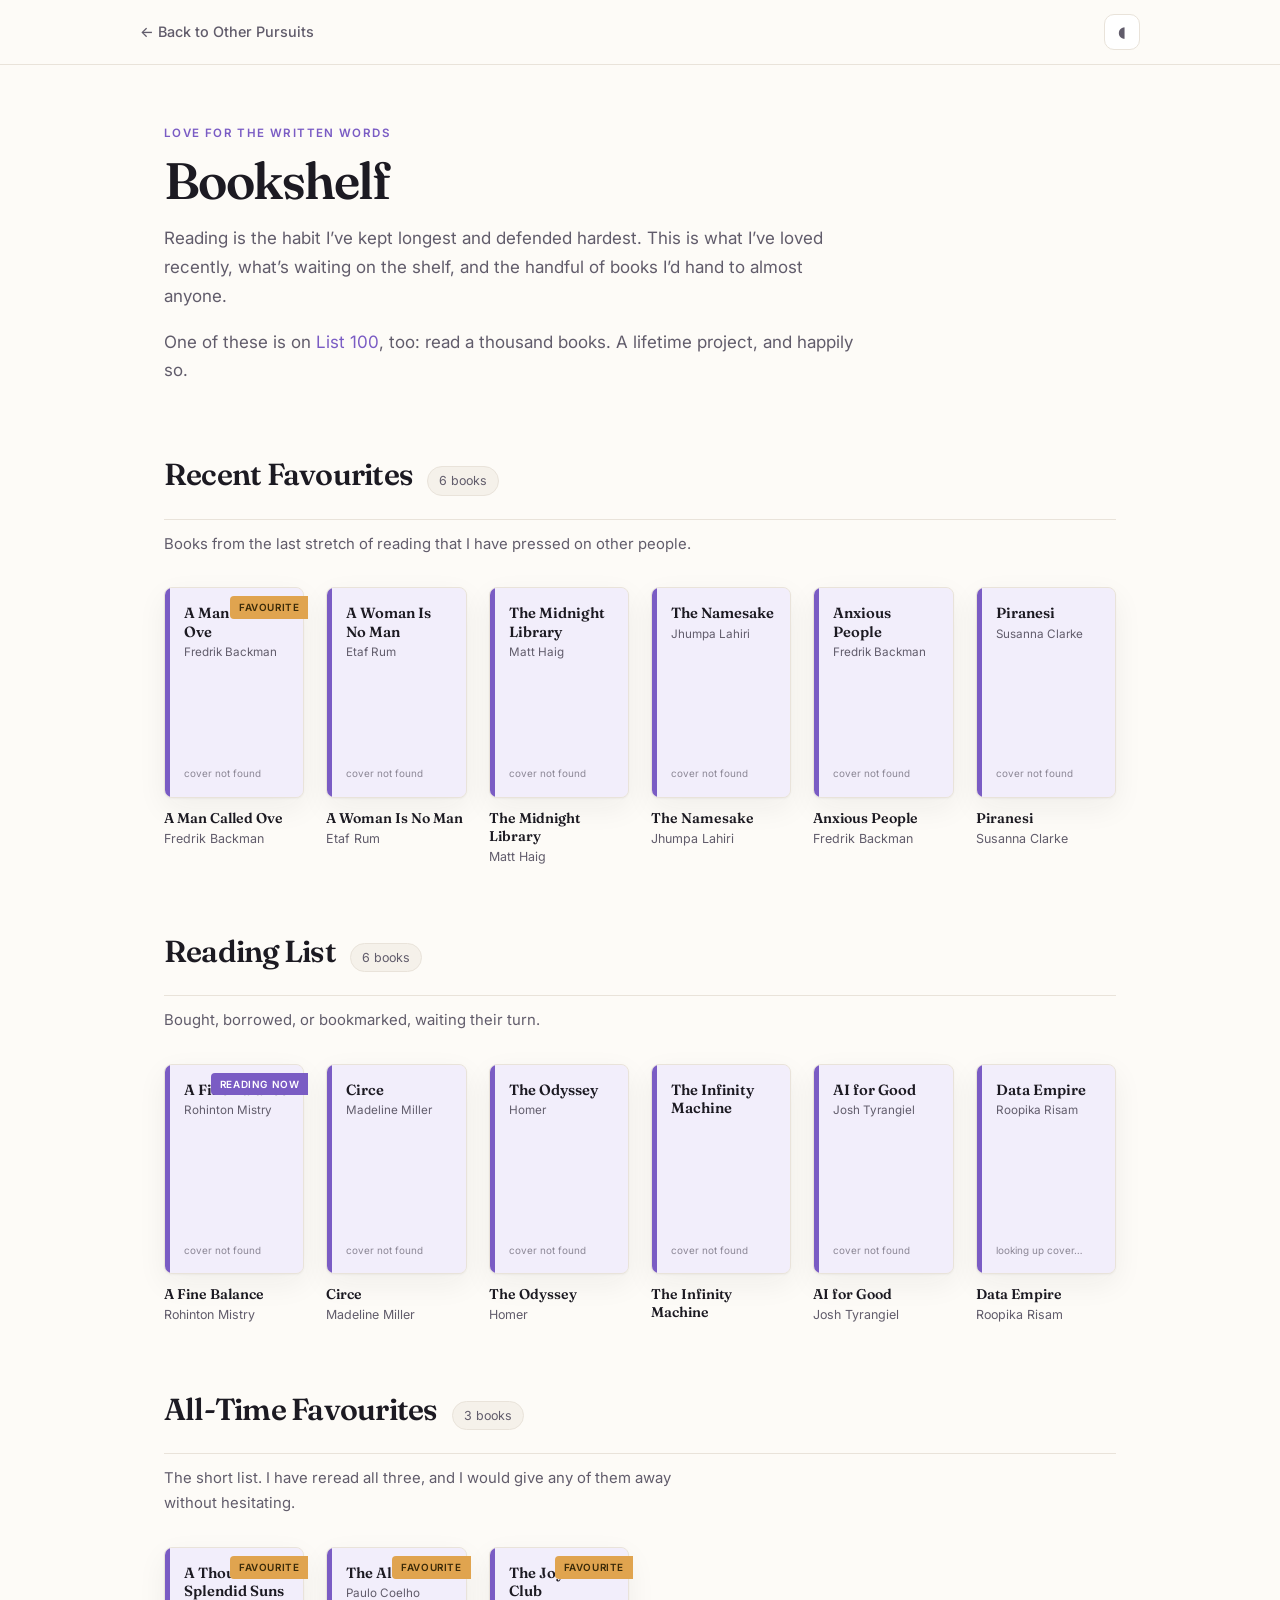
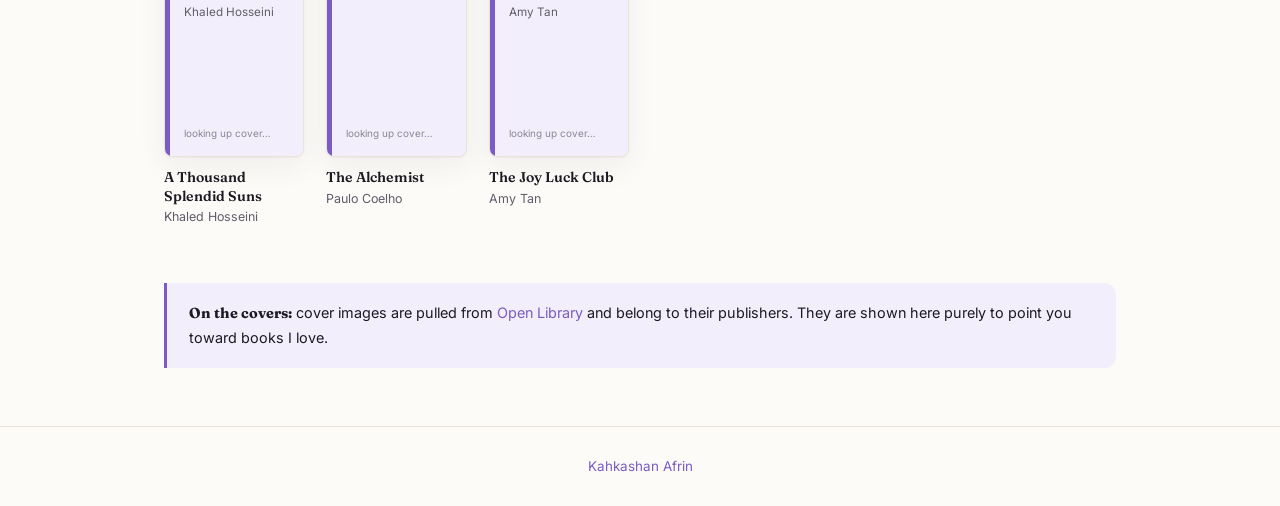
<file: books.html>
<!DOCTYPE html>
<html lang="en">
<head>
<meta charset="UTF-8">
<meta name="viewport" content="width=device-width, initial-scale=1">
<title>Bookshelf &mdash; Kahkashan Afrin</title>
<meta name="description" content="What I'm reading, what I've loved, and what's waiting on the shelf.">
<link rel="preconnect" href="https://fonts.googleapis.com">
<link rel="preconnect" href="https://fonts.gstatic.com" crossorigin>
<link rel="preconnect" href="https://covers.openlibrary.org" crossorigin>
<link href="https://fonts.googleapis.com/css2?family=Fraunces:ital,opsz,wght@0,9..144,400;0,9..144,600;1,9..144,400&family=Inter:wght@400;450;500;600&display=swap" rel="stylesheet">
<style>
:root{
  --bg:#fdfbf7; --surface:#ffffff; --text:#1c1a22; --muted:#615c6b;
  --line:#e9e3da; --accent:#7a5cc4; --accent-soft:#f2eefb; --accent-2:#e0a44f;
  --chip:#f5f1ea; --radius:16px;
  --shadow:0 1px 2px rgba(28,26,34,.04), 0 10px 30px rgba(28,26,34,.06);
  --shadow-lift:0 2px 5px rgba(28,26,34,.06), 0 16px 40px rgba(28,26,34,.13);
}
html[data-theme="dark"]{
  --bg:#151318; --surface:#1e1b23; --text:#efecf3; --muted:#a29cae;
  --line:#2e2936; --accent:#b39bef; --accent-soft:#241f30; --accent-2:#e0a44f;
  --chip:#262230;
  --shadow:0 1px 2px rgba(0,0,0,.3), 0 10px 30px rgba(0,0,0,.4);
  --shadow-lift:0 2px 5px rgba(0,0,0,.35), 0 18px 44px rgba(0,0,0,.55);
}
*{box-sizing:border-box}
body{margin:0;background:var(--bg);color:var(--text);
  font-family:Inter,system-ui,sans-serif;font-size:17px;line-height:1.7;-webkit-font-smoothing:antialiased}
a{color:var(--accent);text-decoration:none}
a:hover{text-decoration:underline;text-underline-offset:3px}
img{display:block;max-width:100%}
.wrap{max-width:1000px;margin:0 auto;padding:0 24px}

header.site{position:sticky;top:0;z-index:50;border-bottom:1px solid var(--line);background:var(--bg)}
.bar{display:flex;align-items:center;gap:14px;padding:14px 0}
.back{font-size:.9rem;font-weight:500;color:var(--muted)}
.back:hover{color:var(--accent);text-decoration:none}
#themeBtn{margin-left:auto;border:1px solid var(--line);background:var(--surface);color:var(--muted);
  width:36px;height:36px;border-radius:10px;cursor:pointer;font-size:.95rem}

.hero{padding:52px 0 6px}
.eyebrow{display:inline-block;font-size:.72rem;font-weight:600;letter-spacing:.12em;
  text-transform:uppercase;color:var(--accent);margin-bottom:10px}
h1{font-family:Fraunces,serif;font-size:clamp(2.1rem,6vw,3.2rem);font-weight:600;
  letter-spacing:-.03em;line-height:1.06;margin:0 0 16px}
.intro{color:var(--muted);max-width:64ch;margin:0}
.intro+.intro{margin-top:1em}

h2.sec{font-family:Fraunces,serif;font-size:clamp(1.5rem,3.6vw,1.9rem);font-weight:600;
  letter-spacing:-.025em;margin:0 0 4px}
.sechead{display:flex;align-items:baseline;gap:14px;flex-wrap:wrap;
  margin:58px 0 6px;padding-bottom:14px;border-bottom:1px solid var(--line)}
.count{font-size:.78rem;color:var(--muted);background:var(--chip);border:1px solid var(--line);
  border-radius:999px;padding:3px 11px;white-space:nowrap}
.secnote{font-size:.93rem;color:var(--muted);margin:12px 0 0;max-width:62ch}

.shelf{display:grid;grid-template-columns:repeat(auto-fill,minmax(140px,1fr));gap:26px 22px;margin-top:30px}
.book{position:relative}
.cover{position:relative;aspect-ratio:2/3;border-radius:8px;overflow:hidden;
  background:var(--chip);border:1px solid var(--line);box-shadow:var(--shadow);
  transition:transform .24s ease, box-shadow .24s ease}
.book:hover .cover{transform:translateY(-6px) rotate(-.7deg);box-shadow:var(--shadow-lift)}
.cover img{width:100%;height:100%;object-fit:cover;opacity:0;transition:opacity .4s ease}
.cover img.loaded{opacity:1}
.cover .ph{position:absolute;top:0;right:0;bottom:0;left:0;display:flex;
  flex-direction:column;justify-content:space-between;padding:16px 14px;
  background:var(--accent-soft);border-left:5px solid var(--accent)}
.cover.filled .ph{display:none}
.ph .pt{font-family:Fraunces,serif;font-size:.92rem;font-weight:600;line-height:1.25;color:var(--text)}
.ph .pa{font-size:.73rem;color:var(--muted);line-height:1.4;margin-top:3px}
.ph .pf{font-size:.62rem;color:var(--muted);opacity:.7;line-height:1.35}

.cap{margin-top:11px}
.cap .t{font-family:Fraunces,serif;font-size:.88rem;font-weight:600;line-height:1.3}
.cap .a{font-size:.78rem;color:var(--muted);margin-top:1px}
.cap .n{font-size:.78rem;color:var(--muted);font-style:italic;margin-top:5px;line-height:1.5}
.ribbon{position:absolute;top:9px;right:-4px;z-index:3;font-size:.62rem;font-weight:600;
  letter-spacing:.06em;text-transform:uppercase;color:#fff;background:var(--accent);
  padding:3px 9px;border-radius:4px 0 0 4px}
.ribbon.gold{background:var(--accent-2);color:#3a2a08}

.note{margin:56px 0 0;padding:18px 22px;background:var(--accent-soft);border-left:3px solid var(--accent);
  border-radius:0 12px 12px 0;font-size:.9rem}
.note b{font-family:Fraunces,serif}
#err{display:none;margin:24px 0;padding:16px 20px;border-radius:12px;
  background:#fdecec;border-left:3px solid #c0392b;color:#7c1d13;font-size:.88rem;
  font-family:ui-monospace,Menlo,monospace;white-space:pre-wrap}
footer{border-top:1px solid var(--line);margin-top:58px;padding:28px 0;
  font-size:.84rem;color:var(--muted);text-align:center}
@media(max-width:560px){
  .shelf{grid-template-columns:repeat(auto-fill,minmax(118px,1fr));gap:22px 16px}
}
</style>
</head>
<body>

<header class="site">
  <div class="wrap bar">
    <a class="back" href="index.html#pursuits">&larr; Back to Other Pursuits</a>
    <button id="themeBtn" title="Toggle light or dark theme" aria-label="Toggle theme">&#9686;</button>
  </div>
</header>

<div class="wrap">
  <section class="hero">
    <span class="eyebrow">Love for the Written Words</span>
    <h1>Bookshelf</h1>
    <p class="intro">Reading is the habit I&rsquo;ve kept longest and defended hardest. This is what I&rsquo;ve
      loved recently, what&rsquo;s waiting on the shelf, and the handful of books I&rsquo;d hand to almost anyone.</p>
    <p class="intro">One of these is on <a href="list-100.html">List&nbsp;100</a>, too: read a thousand books.
      A lifetime project, and happily so.</p>
  </section>

  <div id="err"></div>

  <main id="shelves"></main>

  <div class="note">
    <b>On the covers:</b> cover images are pulled from
    <a href="https://openlibrary.org/" target="_blank" rel="noopener">Open Library</a>
    and belong to their publishers. They are shown here purely to point you toward books I love.
  </div>
</div>

<footer>
  <div class="wrap"><a href="index.html">Kahkashan Afrin</a></div>
</footer>

<script>
/* ==================================================================
   YOUR SHELVES, the only part you edit.

   Each book: {title, author, note, ribbon, img, isbn}
     title, author  required. Covers are looked up automatically
                    from Open Library using these two fields.
     note    optional one-line italic thought, or ""
     ribbon  "" or "Favourite" or "Reading now" or anything short
     img     optional. Set this only if you want to override the
             automatic lookup with your own file, for example
             "assets/books/my-cover.jpg"
     isbn    optional. Set this if the automatic lookup picks the
             wrong edition. Overrides the title search.

   To add a book: copy a line and change title and author. That is all.
   ================================================================== */
var SHELVES = [
  {
    id: "recent",
    title: "Recent Favourites",
    note: "Books from the last stretch of reading that I have pressed on other people.",
    books: [
      {title:"A Man Called Ove", author:"Fredrik Backman", ribbon:"Favourite"},
      {title:"A Woman Is No Man", author:"Etaf Rum", ribbon:"", note:""},
      {title:"The Midnight Library", author:"Matt Haig", ribbon:"", note:""},
      {title:"The Namesake", author:"Jhumpa Lahiri", ribbon:"", note:""},
      {title:"Anxious People", author:"Fredrik Backman", ribbon:"", note:""},
      {title:"Piranesi", author:"Susanna Clarke", ribbon:"", note:""}
    ]
  },
  {
    id: "list",
    title: "Reading List",
    note: "Bought, borrowed, or bookmarked, waiting their turn.",
    books: [
      {title:"A Fine Balance", author:"Rohinton Mistry", ribbon:"Reading now", note:""},
      {title:"Circe", author:"Madeline Miller", ribbon:"", note:""},
      {title:"The Odyssey", author:"Homer", ribbon:"", note:""},
      {title:"The Infinity Machine", author:"", ribbon:"", note:""},
      {title:"AI for Good", author:"Josh Tyrangiel", ribbon:"", note:""},
      {title:"Data Empire", author:"Roopika Risam", ribbon:"", note:""}
    ]
  },
  {
    id: "alltime",
    title: "All-Time Favourites",
    note: "The short list. I have reread all three, and I would give any of them away without hesitating.",
    books: [
      {title:"A Thousand Splendid Suns", author:"Khaled Hosseini", ribbon:"Favourite"},
      {title:"The Alchemist", author:"Paulo Coelho", ribbon:"Favourite", note:""},
      {title:"The Joy Luck Club", author:"Amy Tan", ribbon:"Favourite", note:""}
    ]
  }
];
/* ================= nothing to edit below ================= */

function esc(s){
  if (s === null || s === undefined) s = "";
  return String(s).replace(/&/g,"&amp;").replace(/</g,"&lt;")
                  .replace(/>/g,"&gt;").replace(/"/g,"&quot;");
}

/* ---------- Build the shelves ---------- */
function bookHtml(b, key){
  var alt = b.author ? (b.title + " by " + b.author + ", book cover") : (b.title + ", book cover");
  var h = '<article class="book">';

  if (b.ribbon){
    var gold = /favourite|favorite/i.test(b.ribbon) ? " gold" : "";
    h += '<span class="ribbon' + gold + '">' + esc(b.ribbon) + '</span>';
  }

  h += '<div class="cover" id="cv-' + key + '">';
  h += '<img alt="' + esc(alt) + '" loading="lazy">';
  h += '<div class="ph" aria-hidden="true"><div>';
  h += '<div class="pt">' + esc(b.title) + '</div>';
  if (b.author) h += '<div class="pa">' + esc(b.author) + '</div>';
  h += '</div><div class="pf">looking up cover&hellip;</div></div>';
  h += '</div>';

  h += '<div class="cap">';
  h += '<div class="t">' + esc(b.title) + '</div>';
  if (b.author) h += '<div class="a">' + esc(b.author) + '</div>';
  if (b.note)   h += '<div class="n">' + esc(b.note) + '</div>';
  h += '</div></article>';
  return h;
}

/* ---------- Cover lookup ---------- */
var CACHE_KEY = "ol-covers-v1";
var cache = {};
try { cache = JSON.parse(localStorage.getItem(CACHE_KEY) || "{}"); } catch (ignore) { cache = {}; }

function saveCache(){
  try { localStorage.setItem(CACHE_KEY, JSON.stringify(cache)); } catch (ignore) {}
}

function showCover(key, url){
  var wrap = document.getElementById("cv-" + key);
  if (!wrap) return;
  var img = wrap.querySelector("img");
  img.onload = function(){
    if (img.naturalWidth < 20) return;   /* guard against tiny blank images */
    img.className = "loaded";
    wrap.className = "cover filled";
  };
  img.onerror = function(){
    var pf = wrap.querySelector(".pf");
    if (pf) pf.textContent = "cover not found";
  };
  img.src = url;
}

function noCover(key){
  var wrap = document.getElementById("cv-" + key);
  if (!wrap) return;
  var pf = wrap.querySelector(".pf");
  if (pf) pf.textContent = "cover not found";
}

function coverUrlFromId(id){
  return "https://covers.openlibrary.org/b/id/" + id + "-L.jpg?default=false";
}

function loadCover(b, key){
  /* 1. Manual override always wins */
  if (b.img){ showCover(key, b.img); return; }

  /* 2. Explicit ISBN */
  if (b.isbn){
    showCover(key, "https://covers.openlibrary.org/b/isbn/" +
      String(b.isbn).replace(/[^0-9Xx]/g,"") + "-L.jpg?default=false");
    return;
  }

  /* 3. Cached from a previous visit */
  if (cache[key] !== undefined){
    if (cache[key]) showCover(key, coverUrlFromId(cache[key]));
    else noCover(key);
    return;
  }

  /* 4. Search Open Library, scanning several results for one that has a cover */
  var base = "https://openlibrary.org/search.json?fields=cover_i,title&limit=10&title=";
  var withAuthor = base + encodeURIComponent(b.title) +
                   (b.author ? "&author=" + encodeURIComponent(b.author) : "");
  var titleOnly  = base + encodeURIComponent(b.title);
  var qFallback  = "https://openlibrary.org/search.json?fields=cover_i&limit=10&q=" +
                   encodeURIComponent(b.title + (b.author ? " " + b.author : ""));

  function firstCover(data){
    if (!data || !data.docs) return null;
    for (var i = 0; i < data.docs.length; i++){
      if (data.docs[i].cover_i) return data.docs[i].cover_i;
    }
    return null;
  }

  function get(url){
    return fetch(url).then(function(r){ return r.ok ? r.json() : null; })
                     .catch(function(){ return null; });
  }

  get(withAuthor)
    .then(function(d){
      var id = firstCover(d);
      if (id) return id;
      return get(titleOnly).then(firstCover);
    })
    .then(function(id){
      if (id) return id;
      return get(qFallback).then(firstCover);
    })
    .then(function(id){
      cache[key] = id || null;
      saveCache();
      if (id) showCover(key, coverUrlFromId(id));
      else noCover(key);
    })
    .catch(function(){ noCover(key); });
}
 

/* ---------- Render ---------- */
try {
  var out = [];
  var jobs = [];

  for (var s = 0; s < SHELVES.length; s++){
    var sh = SHELVES[s];
    var n = sh.books.length;
    var h = '<section id="' + esc(sh.id) + '">';
    h += '<div class="sechead"><h2 class="sec">' + esc(sh.title) + '</h2>';
    h += '<span class="count">' + n + (n === 1 ? " book" : " books") + '</span></div>';
    if (sh.note) h += '<p class="secnote">' + esc(sh.note) + '</p>';
    h += '<div class="shelf">';

    for (var i = 0; i < n; i++){
      var key = s + "-" + i;
      h += bookHtml(sh.books[i], key);
      jobs.push({ book: sh.books[i], key: key });
    }
    h += '</div></section>';
    out.push(h);
  }

  document.getElementById("shelves").innerHTML = out.join("");

  /* Stagger the lookups slightly to be polite to the API */
  for (var j = 0; j < jobs.length; j++){
    (function(job, delay){
      setTimeout(function(){ loadCover(job.book, job.key); }, delay);
    })(jobs[j], j * 120);
  }

  var root = document.documentElement;
  var saved = null;
  try { saved = localStorage.getItem("theme"); } catch (ignore) {}
  if (saved) root.setAttribute("data-theme", saved);
  document.getElementById("themeBtn").onclick = function(){
    var next = root.getAttribute("data-theme") === "dark" ? "light" : "dark";
    root.setAttribute("data-theme", next);
    try { localStorage.setItem("theme", next); } catch (ignore) {}
  };
} catch (err) {
  var box = document.getElementById("err");
  box.style.display = "block";
  box.textContent = "Script error: " + (err && err.message ? err.message : err);
}
</script>
</body>
</html>
</file>
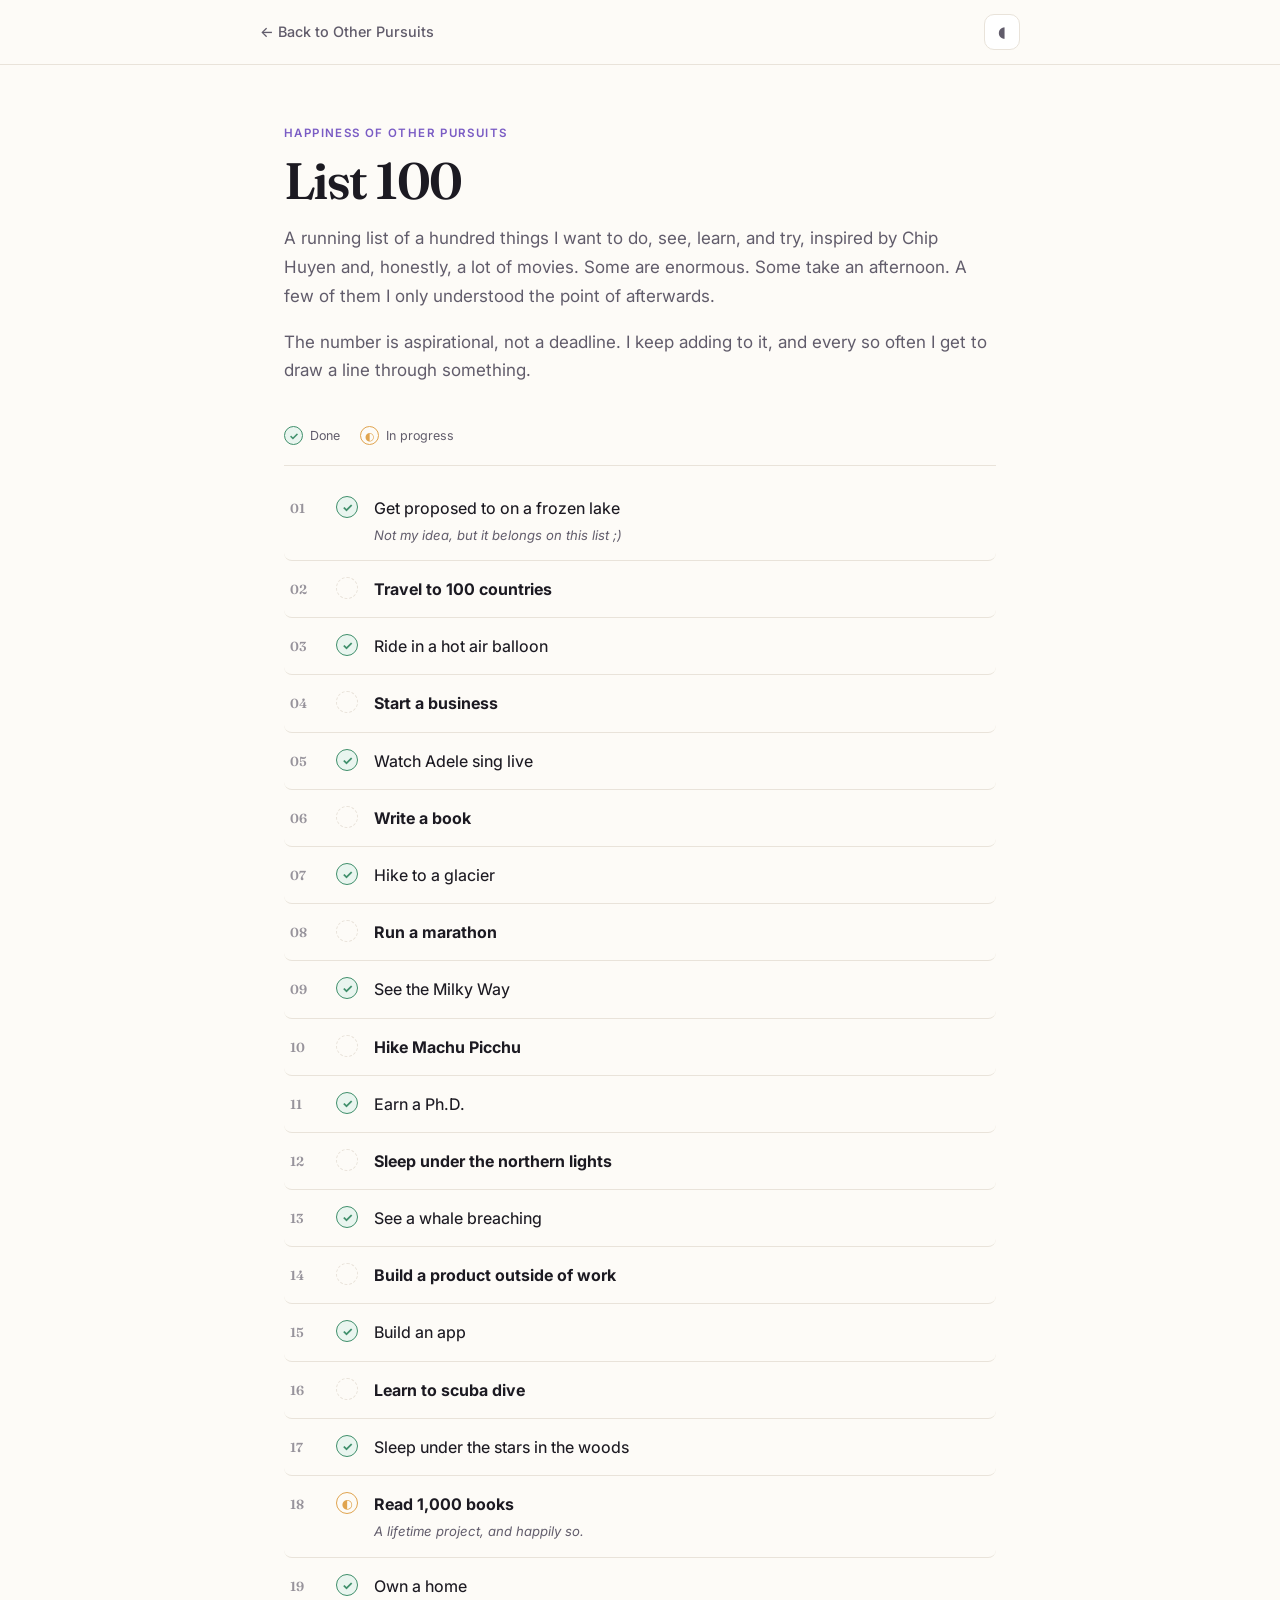
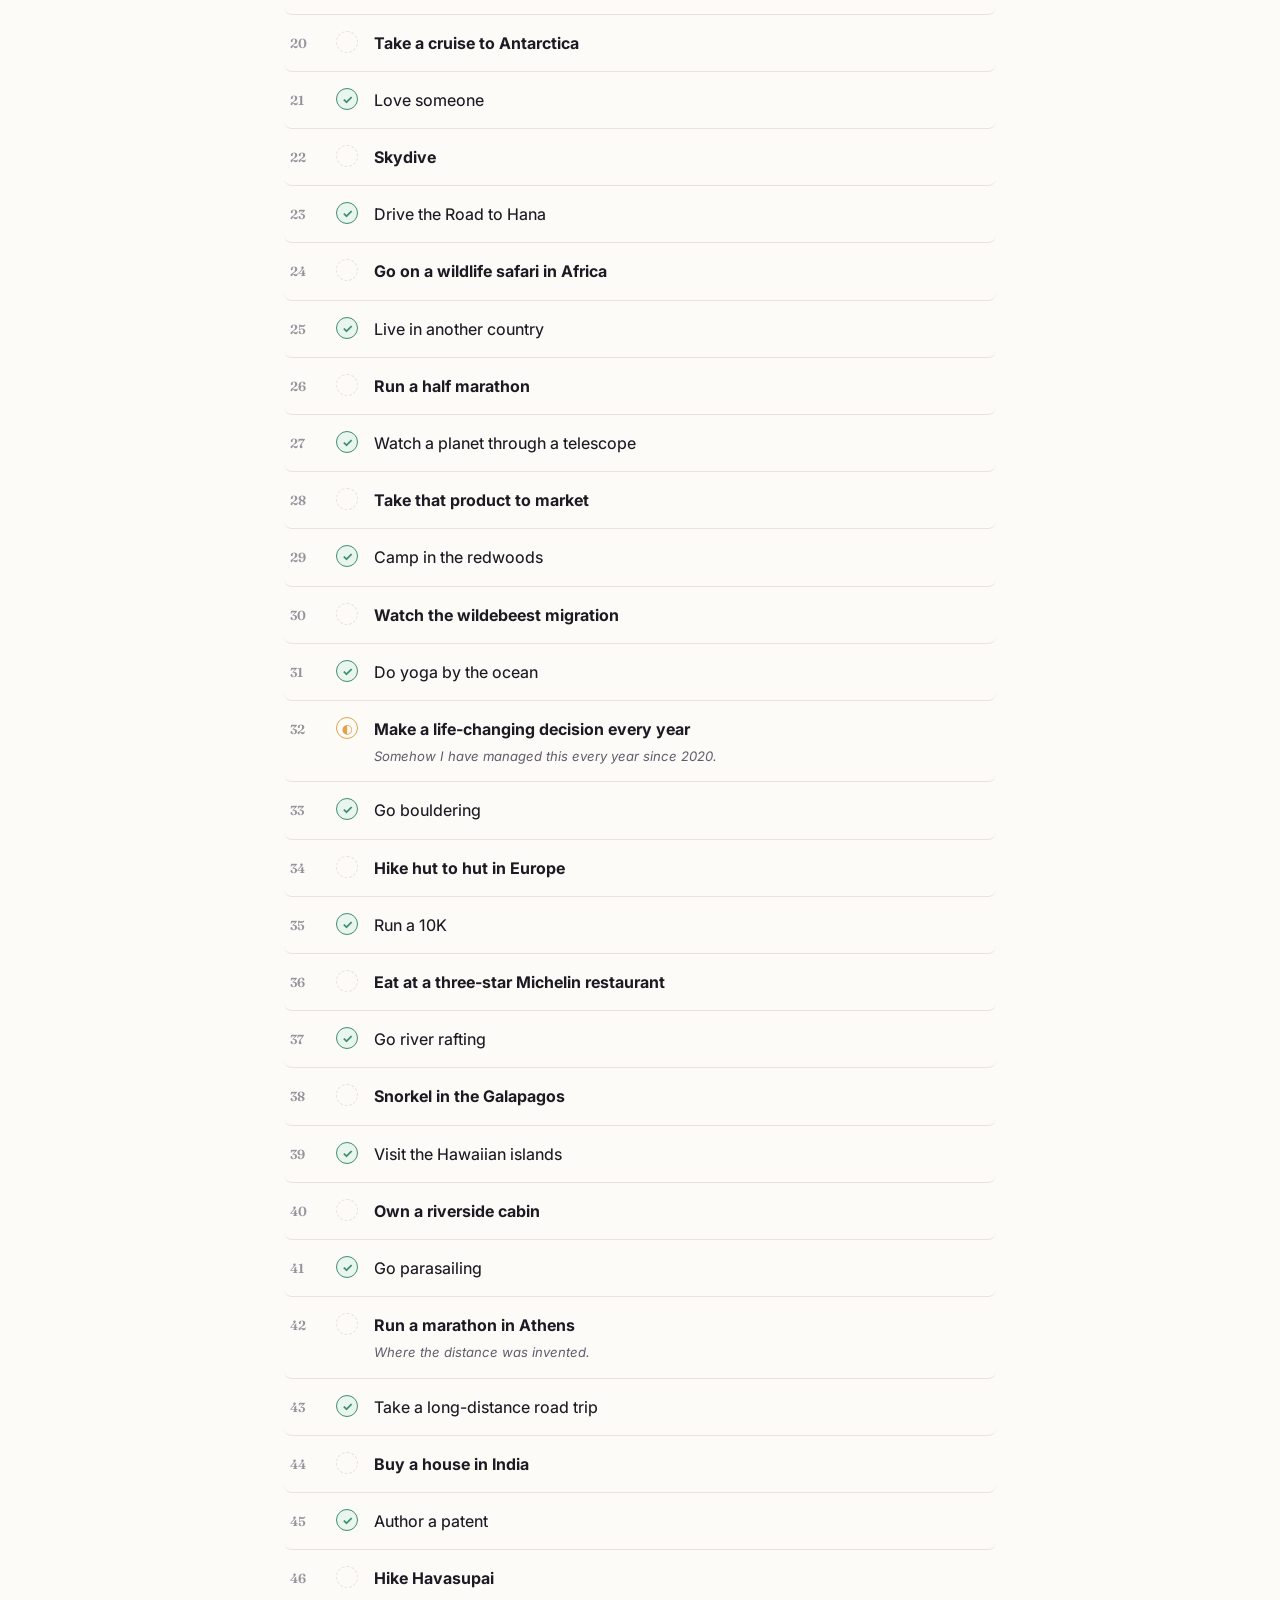
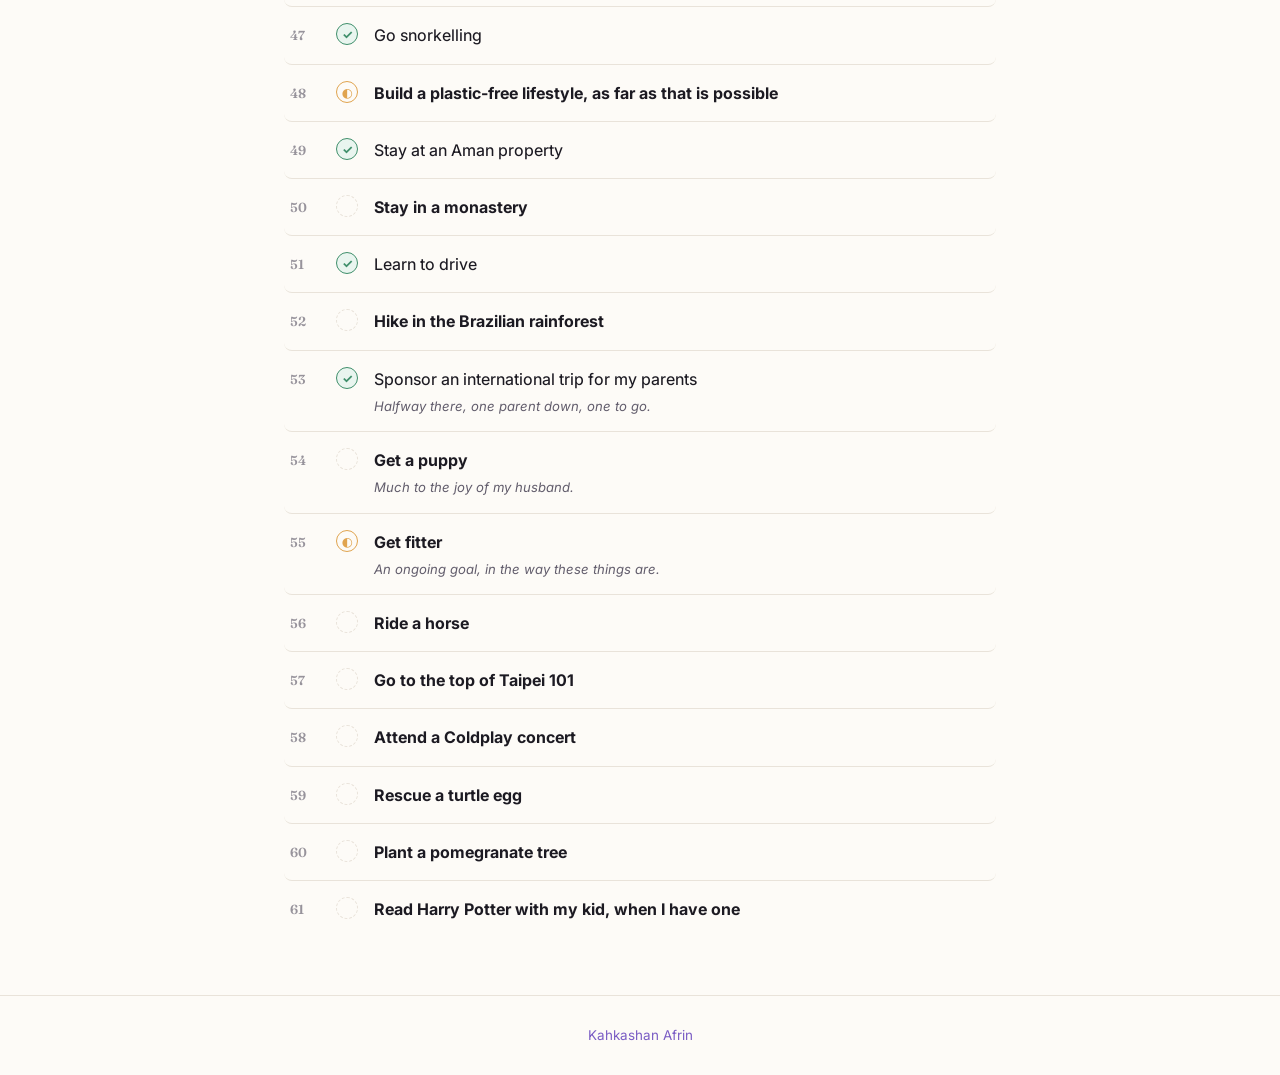
<file: list-100.html>
<!DOCTYPE html>
<html lang="en">
<head>
<meta charset="UTF-8">
<meta name="viewport" content="width=device-width, initial-scale=1">
<title>List 100 &mdash; Kahkashan Afrin</title>
<meta name="description" content="A running list of a hundred things I want to do, see, learn, and try.">
<link rel="preconnect" href="https://fonts.googleapis.com">
<link rel="preconnect" href="https://fonts.gstatic.com" crossorigin>
<link href="https://fonts.googleapis.com/css2?family=Fraunces:ital,opsz,wght@0,9..144,400;0,9..144,600;1,9..144,400&family=Inter:wght@400;450;500;600&display=swap" rel="stylesheet">
<style>
:root{
  --bg:#fdfbf7; --surface:#ffffff; --text:#1c1a22; --muted:#615c6b;
  --line:#e9e3da; --accent:#7a5cc4; --accent-soft:#f2eefb; --accent-2:#e0a44f;
  --chip:#f5f1ea; --radius:16px; --done:#3f8f6b; --done-soft:#e9f5ef;
  --shadow:0 1px 2px rgba(28,26,34,.04), 0 10px 30px rgba(28,26,34,.06);
}
html[data-theme="dark"]{
  --bg:#151318; --surface:#1e1b23; --text:#efecf3; --muted:#a29cae;
  --line:#2e2936; --accent:#b39bef; --accent-soft:#241f30; --accent-2:#e0a44f;
  --chip:#262230; --done:#6cc79c; --done-soft:#16281f;
  --shadow:0 1px 2px rgba(0,0,0,.3), 0 10px 30px rgba(0,0,0,.4);
}
*{box-sizing:border-box}
body{margin:0;background:var(--bg);color:var(--text);
  font-family:Inter,system-ui,sans-serif;font-size:17px;line-height:1.7;-webkit-font-smoothing:antialiased}
a{color:var(--accent);text-decoration:none}
a:hover{text-decoration:underline;text-underline-offset:3px}
.wrap{max-width:760px;margin:0 auto;padding:0 24px}
:focus-visible{outline:2px solid var(--accent);outline-offset:3px;border-radius:6px}

header.site{position:sticky;top:0;z-index:50;border-bottom:1px solid var(--line);background:var(--bg)}
.bar{display:flex;align-items:center;gap:14px;padding:14px 0}
.back{font-size:.9rem;font-weight:500;color:var(--muted)}
.back:hover{color:var(--accent);text-decoration:none}
#themeBtn{margin-left:auto;border:1px solid var(--line);background:var(--surface);color:var(--muted);
  width:36px;height:36px;border-radius:10px;cursor:pointer;font-size:.95rem}
#themeBtn:hover{color:var(--accent);border-color:var(--accent)}

.hero{padding:52px 0 6px}
.eyebrow{display:inline-block;font-size:.72rem;font-weight:600;letter-spacing:.12em;
  text-transform:uppercase;color:var(--accent);margin-bottom:10px}
h1{font-family:Fraunces,serif;font-size:clamp(2.1rem,6vw,3.2rem);font-weight:600;
  letter-spacing:-.03em;line-height:1.06;margin:0 0 16px}
.intro{color:var(--muted);max-width:64ch;margin:0}
.intro+.intro{margin-top:1em}

.legend{display:flex;gap:20px;flex-wrap:wrap;margin:34px 0 0;padding-bottom:18px;
  border-bottom:1px solid var(--line);font-size:.78rem;color:var(--muted)}
.legend span{display:inline-flex;align-items:center;gap:7px}
.legend i{font-style:normal;width:19px;height:19px;border-radius:50%;
  display:inline-grid;place-items:center;font-size:.68rem;font-weight:700}
.legend .g i{background:var(--done-soft);color:var(--done);border:1px solid var(--done)}
.legend .o i{color:var(--accent-2);border:1px solid var(--accent-2)}

ol.list{list-style:none;padding:0;margin:14px 0 0}
ol.list li{display:grid;grid-template-columns:34px 26px 1fr;gap:12px;
  align-items:start;padding:14px 6px;border-bottom:1px solid var(--line);border-radius:8px}
ol.list li:last-child{border-bottom:0}
ol.list li:hover{background:var(--chip)}
.n{font-family:Fraunces,serif;font-size:.82rem;font-weight:600;color:var(--muted);opacity:.65;padding-top:3px}
.mark{width:22px;height:22px;border-radius:50%;display:grid;place-items:center;
  font-size:.78rem;font-weight:700;margin-top:2px}
.done .mark{background:var(--done-soft);color:var(--done);border:1px solid var(--done)}
.progressing .mark{color:var(--accent-2);border:1px solid var(--accent-2)}
.todo .mark{border:1px dashed var(--line)}
.txt{font-size:1rem;padding-top:1px}
.done .txt{color:var(--muted)}
.done .txt strong{color:var(--text);font-weight:450}
.aside{display:block;font-size:.82rem;color:var(--muted);font-style:italic;margin-top:2px}

#err{display:none;margin:24px 0;padding:16px 20px;border-radius:12px;
  background:#fdecec;border-left:3px solid #c0392b;color:#7c1d13;font-size:.88rem;
  font-family:ui-monospace,Menlo,monospace;white-space:pre-wrap}
footer{border-top:1px solid var(--line);margin-top:58px;padding:28px 0;
  font-size:.84rem;color:var(--muted);text-align:center}
@media(max-width:620px){
  ol.list li{grid-template-columns:26px 22px 1fr;gap:10px}
}
</style>
</head>
<body>

<header class="site">
  <div class="wrap bar">
    <a class="back" href="index.html#pursuits">&larr; Back to Other Pursuits</a>
    <button id="themeBtn" title="Toggle light or dark theme" aria-label="Toggle theme">&#9686;</button>
  </div>
</header>

<div class="wrap">
  <section class="hero">
    <span class="eyebrow">Happiness of Other Pursuits</span>
    <h1>List 100</h1>
    <p class="intro">A running list of a hundred things I want to do, see, learn, and try, inspired by
      Chip Huyen and, honestly, a lot of movies. Some are enormous. Some take an afternoon. A few of them I
      only understood the point of afterwards.</p>
    <p class="intro">The number is aspirational, not a deadline. I keep adding to it, and every so often I
      get to draw a line through something.</p>
  </section>

  <div id="err"></div>

  <div class="legend">
    <span class="g"><i>&#10003;</i>Done</span>
    <span class="o"><i>&#9680;</i>In progress</span>
  </div>

  <ol class="list" id="list"></ol>
</div>

<footer>
  <div class="wrap"><a href="index.html">Kahkashan Afrin</a></div>
</footer>

<script>
/* ==================================================================
   YOUR LIST, the only part you edit.
   status: "done" | "progress" | ""     aside: optional italic note
   Copy any line to add an item. Numbering is automatic.
   ================================================================== */
var LIST = [
  {text:"Get proposed to on a frozen lake", status:"done", aside:"Not my idea, but it belongs on this list ;)"},
  {text:"Travel to 100 countries", status:"", aside:""},
  {text:"Ride in a hot air balloon", status:"done", aside:""},
  {text:"Start a business", status:"", aside:""},
  {text:"Watch Adele sing live", status:"done", aside:""},
  {text:"Write a book", status:"", aside:""},
  {text:"Hike to a glacier", status:"done", aside:""},
  {text:"Run a marathon", status:"", aside:""},
  {text:"See the Milky Way", status:"done", aside:""},
  {text:"Hike Machu Picchu", status:"", aside:""},
  {text:"Earn a Ph.D.", status:"done", aside:""},
  {text:"Sleep under the northern lights", status:"", aside:""},
  {text:"See a whale breaching", status:"done", aside:""},
  {text:"Build a product outside of work", status:"", aside:""},
  {text:"Build an app", status:"done", aside:""},
  {text:"Learn to scuba dive", status:"", aside:""},
  {text:"Sleep under the stars in the woods", status:"done", aside:""},
  {text:"Read 1,000 books", status:"progress", aside:"A lifetime project, and happily so."},
  {text:"Own a home", status:"done", aside:""},
  {text:"Take a cruise to Antarctica", status:"", aside:""},
  {text:"Love someone", status:"done", aside:""},
  {text:"Skydive", status:"", aside:""},
  {text:"Drive the Road to Hana", status:"done", aside:""},
  {text:"Go on a wildlife safari in Africa", status:"", aside:""},
  {text:"Live in another country", status:"done", aside:""},
  {text:"Run a half marathon", status:"", aside:""},
  {text:"Watch a planet through a telescope", status:"done", aside:""},
  {text:"Take that product to market", status:"", aside:""},
  {text:"Camp in the redwoods", status:"done", aside:""},
  {text:"Watch the wildebeest migration", status:"", aside:""},
  {text:"Do yoga by the ocean", status:"done", aside:""},
  {text:"Make a life-changing decision every year", status:"progress", aside:"Somehow I have managed this every year since 2020."},
  {text:"Go bouldering", status:"done", aside:""},
  {text:"Hike hut to hut in Europe", status:"", aside:""},
  {text:"Run a 10K", status:"done", aside:""},
  {text:"Eat at a three-star Michelin restaurant", status:"", aside:""},
  {text:"Go river rafting", status:"done", aside:""},
  {text:"Snorkel in the Galapagos", status:"", aside:""},
  {text:"Visit the Hawaiian islands", status:"done", aside:""},
  {text:"Own a riverside cabin", status:"", aside:""},
  {text:"Go parasailing", status:"done", aside:""},
  {text:"Run a marathon in Athens", status:"", aside:"Where the distance was invented."},
  {text:"Take a long-distance road trip", status:"done", aside:""},
  {text:"Buy a house in India", status:"", aside:""},
  {text:"Author a patent", status:"done", aside:""},
  {text:"Hike Havasupai", status:"", aside:""},
  {text:"Go snorkelling", status:"done", aside:""},
  {text:"Build a plastic-free lifestyle, as far as that is possible", status:"progress", aside:""},
  {text:"Stay at an Aman property", status:"done", aside:""},
  {text:"Stay in a monastery", status:"", aside:""},
  {text:"Learn to drive", status:"done", aside:""},
  {text:"Hike in the Brazilian rainforest", status:"", aside:""},
  {text:"Sponsor an international trip for my parents", status:"done", aside:"Halfway there, one parent down, one to go."},
  {text:"Get a puppy", status:"", aside:"Much to the joy of my husband."},
  {text:"Get fitter", status:"progress", aside:"An ongoing goal, in the way these things are."},
  {text:"Ride a horse", status:"", aside:""},
  {text:"Go to the top of Taipei 101", status:"", aside:""},
  {text:"Attend a Coldplay concert", status:"", aside:""},
  {text:"Rescue a turtle egg", status:"", aside:""},
  {text:"Plant a pomegranate tree", status:"", aside:""},
  {text:"Read Harry Potter with my kid, when I have one", status:"", aside:""}
];
/* ================= nothing to edit below ================= */

function esc(s){
  if (s === null || s === undefined) s = "";
  return String(s).replace(/&/g,"&amp;").replace(/</g,"&lt;")
                  .replace(/>/g,"&gt;").replace(/"/g,"&quot;");
}

function markFor(status){
  if (status === "done") return "\u2713";
  if (status === "progress") return "\u25D0";
  return "";
}
function classFor(status){
  if (status === "done") return "done";
  if (status === "progress") return "progressing";
  return "todo";
}
function labelFor(status){
  if (status === "done") return "Done";
  if (status === "progress") return "In progress";
  return "Not yet";
}

try {
  var out = [];
  for (var i = 0; i < LIST.length; i++){
    var it = LIST[i];
    var num = i + 1;
    var numStr = num < 10 ? "0" + num : String(num);

    var row = '<li class="' + classFor(it.status) + '">';
    row += '<span class="n">' + numStr + '</span>';
    row += '<span class="mark" role="img" aria-label="' + labelFor(it.status) + '">' + markFor(it.status) + '</span>';
    row += '<span class="txt"><strong>' + esc(it.text) + '</strong>';
    if (it.aside) row += '<span class="aside">' + esc(it.aside) + '</span>';
    row += '</span></li>';
    out.push(row);
  }
  document.getElementById("list").innerHTML = out.join("");

  var root = document.documentElement;
  var saved = null;
  try { saved = localStorage.getItem("theme"); } catch (ignore) {}
  if (saved) root.setAttribute("data-theme", saved);
  document.getElementById("themeBtn").onclick = function(){
    var next = root.getAttribute("data-theme") === "dark" ? "light" : "dark";
    root.setAttribute("data-theme", next);
    try { localStorage.setItem("theme", next); } catch (ignore) {}
  };
} catch (err) {
  var box = document.getElementById("err");
  box.style.display = "block";
  box.textContent = "Script error: " + (err && err.message ? err.message : err);
}
</script>
</body>
</html>
</file>
